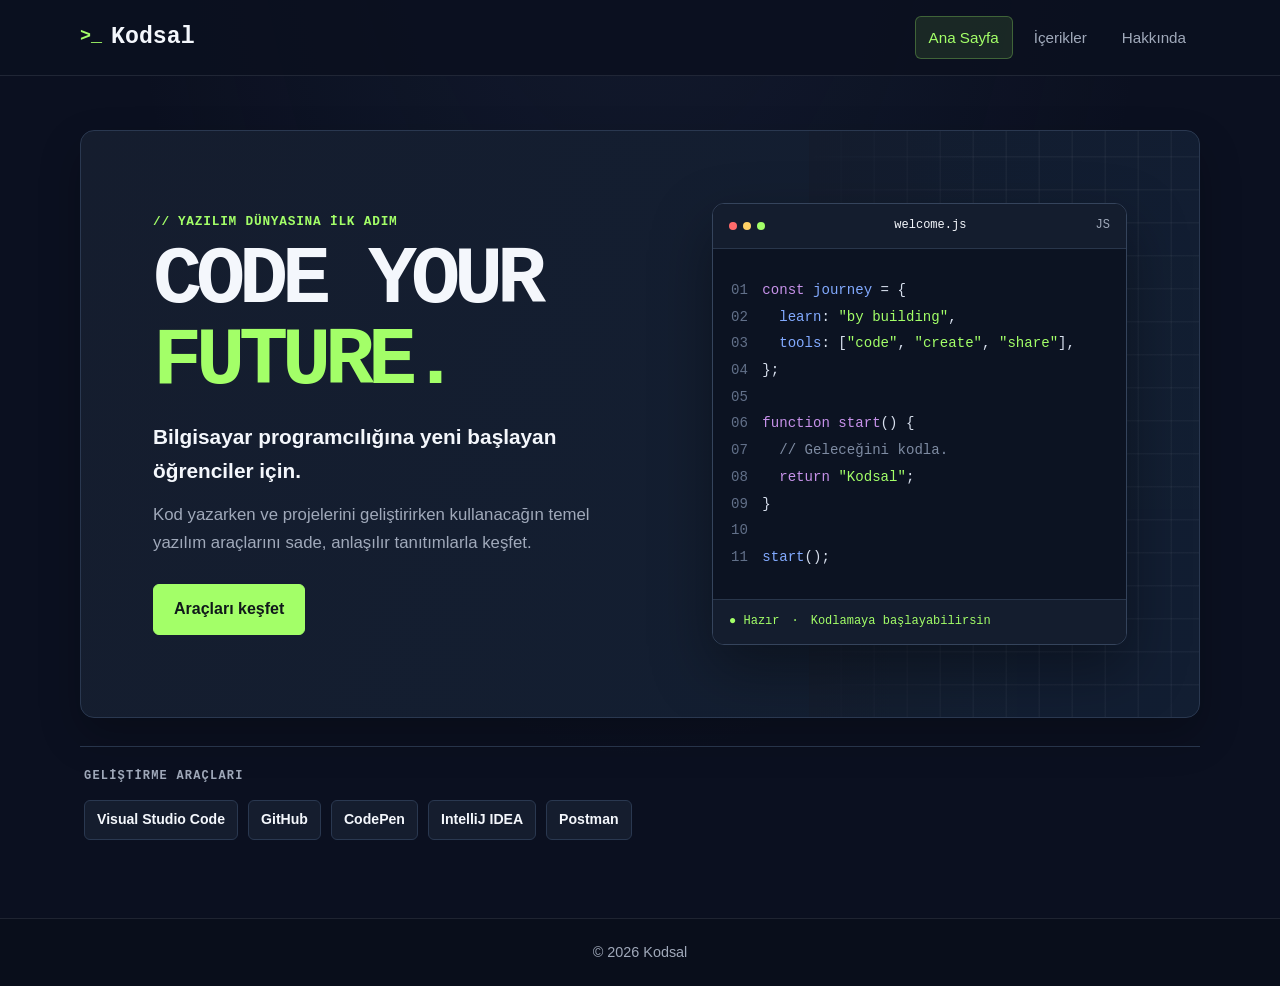
<file: index.html>
<!DOCTYPE html>
<html lang="tr">
<head>
	<meta charset="UTF-8">
	<meta name="viewport" content="width=device-width, initial-scale=1.0">
	<meta name="description" content="Kodsal, bilgisayar programcılığına yeni başlayan öğrenciler için yazılım araçlarını tanıtan bir rehberdir.">
	<title>Kodsal | Yazılım Araçlarına Başlangıç</title>
	<link rel="stylesheet" href="style.css">
	<style>
		/* Ana sayfaya özel hero ve editör düzeni */
		.home-hero {
			display: grid;
			grid-template-columns: minmax(0, 1.08fr) minmax(320px, 0.92fr);
			align-items: center;
			gap: clamp(32px, 6vw, 72px);
			min-height: 540px;
			padding: clamp(34px, 6vw, 72px);
		}

		.home-hero::after {
			content: none;
		}

		.hero-copy,
		.terminal-window {
			min-width: 0;
		}

		.hero-copy h1 {
			max-width: 600px;
			margin: 8px 0 18px;
			color: var(--text);
			font-family: Consolas, "Courier New", monospace;
			font-size: clamp(3rem, 6.4vw, 5.2rem);
			font-weight: 800;
			letter-spacing: -0.075em;
			line-height: 0.99;
			overflow-wrap: anywhere;
		}

		.hero-copy h1 span {
			color: var(--accent);
		}

		.hero-copy .intro-description {
			max-width: 490px;
			margin-bottom: 28px;
		}

		.terminal-window {
			overflow: hidden;
			margin: 0;
			border: 1px solid #35445c;
			border-radius: 12px;
			background: #0c1322;
			box-shadow: 0 24px 60px rgba(0, 0, 0, 0.36);
		}

		.terminal-topbar,
		.terminal-status {
			display: flex;
			align-items: center;
			justify-content: space-between;
			gap: 12px;
			padding: 12px 16px;
			background: #141d2e;
			color: var(--muted);
			font-family: Consolas, "Courier New", monospace;
			font-size: 0.75rem;
		}

		.terminal-topbar {
			border-bottom: 1px solid #29364b;
		}

		.terminal-dots {
			display: inline-flex;
			gap: 6px;
		}

		.terminal-dots span {
			width: 8px;
			height: 8px;
			border-radius: 50%;
			background: #526078;
		}

		.terminal-dots span:first-child {
			background: #ff6b6b;
		}

		.terminal-dots span:nth-child(2) {
			background: #ffd166;
		}

		.terminal-dots span:nth-child(3) {
			background: var(--accent);
		}

		.terminal-file {
			color: var(--text);
		}

		.terminal-window pre {
			overflow-wrap: anywhere;
			margin: 0;
			padding: clamp(18px, 3vw, 28px) 18px;
			color: #d7dfed;
			font-family: Consolas, "Courier New", monospace;
			font-size: clamp(0.7rem, 1.25vw, 0.88rem);
			line-height: 1.9;
			white-space: pre-wrap;
		}

		.code-line {
			display: block;
		}

		.line-number {
			display: inline-block;
			width: 2.5ch;
			margin-right: 1.2ch;
			color: #627089;
			user-select: none;
		}

		.code-keyword,
		.code-function {
			color: #c792ea;
		}

		.code-variable {
			color: #82aaff;
		}

		.code-string {
			color: var(--accent);
		}

		.code-comment {
			color: #7e8ba2;
		}

		.terminal-status {
			justify-content: flex-start;
			border-top: 1px solid #29364b;
			color: var(--accent);
		}

		.technology-strip {
			margin-top: 28px;
			padding: 20px 4px 0;
			border-top: 1px solid var(--line);
		}

		.technology-strip h2 {
			margin: 0 0 14px;
			color: var(--muted);
			font-family: Consolas, "Courier New", monospace;
			font-size: 0.75rem;
			font-weight: 700;
			letter-spacing: 0.1em;
			text-transform: uppercase;
		}

		.technology-list {
			display: flex;
			flex-wrap: wrap;
			gap: 10px;
			margin: 0;
			padding: 0;
			list-style: none;
		}

		.technology-list li {
			padding: 7px 12px;
			border: 1px solid var(--line);
			border-radius: 6px;
			background: var(--surface);
			color: var(--text);
			font-size: 0.88rem;
			font-weight: 600;
		}

		@media (max-width: 760px) {
			.home-hero {
				grid-template-columns: minmax(0, 1fr);
				gap: 36px;
				min-height: 0;
				padding: clamp(30px, 8vw, 54px);
			}

			.hero-copy h1 {
				font-size: clamp(3.1rem, 12vw, 4.5rem);
			}
		}

		@media (max-width: 420px) {
			.home-hero {
				padding: 28px 20px;
			}

			.terminal-window pre {
				padding: 18px 12px;
				font-size: 0.7rem;
			}

			.terminal-topbar,
			.terminal-status {
				padding-right: 12px;
				padding-left: 12px;
			}
		}
	</style>
	<script src="script.js" defer></script>
</head>
<body>
	<header class="site-header">
		<a class="site-logo" href="index.html" aria-label="Kodsal ana sayfa">Kodsal</a>
		<nav class="site-nav" aria-label="Ana gezinme">
			<ul>
				<li><a href="index.html" aria-current="page">Ana Sayfa</a></li>
				<li><a href="icerikler.html">İçerikler</a></li>
				<li><a href="hakkinda.html">Hakkında</a></li>
			</ul>
		</nav>
	</header>

	<main>
		<section class="intro home-hero" aria-labelledby="intro-title">
			<div class="hero-copy">
				<p class="eyebrow">Yazılım dünyasına ilk adım</p>
				<h1 id="intro-title">CODE YOUR <span>FUTURE.</span></h1>
				<p class="intro-audience">Bilgisayar programcılığına yeni başlayan öğrenciler için.</p>
				<p class="intro-description">
					Kod yazarken ve projelerini geliştirirken kullanacağın temel yazılım araçlarını
					sade, anlaşılır tanıtımlarla keşfet.
				</p>
				<a class="primary-link" href="icerikler.html">Araçları keşfet</a>
			</div>

			<figure class="terminal-window" aria-labelledby="terminal-file-name">
				<div class="terminal-topbar">
					<span class="terminal-dots" aria-hidden="true">
						<span></span><span></span><span></span>
					</span>
					<span class="terminal-file" id="terminal-file-name">welcome.js</span>
					<span aria-hidden="true">JS</span>
				</div>
				<pre aria-label="Kodsal tanıtım kodu"><code><span class="code-line"><span class="line-number" aria-hidden="true">01</span><span class="code-keyword">const</span> <span class="code-variable">journey</span> = {</span><span class="code-line"><span class="line-number" aria-hidden="true">02</span>  <span class="code-variable">learn</span>: <span class="code-string">"by building"</span>,</span><span class="code-line"><span class="line-number" aria-hidden="true">03</span>  <span class="code-variable">tools</span>: [<span class="code-string">"code"</span>, <span class="code-string">"create"</span>, <span class="code-string">"share"</span>],</span><span class="code-line"><span class="line-number" aria-hidden="true">04</span>};</span><span class="code-line"><span class="line-number" aria-hidden="true">05</span></span><span class="code-line"><span class="line-number" aria-hidden="true">06</span><span class="code-keyword">function</span> <span class="code-function">start</span>() {</span><span class="code-line"><span class="line-number" aria-hidden="true">07</span>  <span class="code-comment">// Geleceğini kodla.</span></span><span class="code-line"><span class="line-number" aria-hidden="true">08</span>  <span class="code-keyword">return</span> <span class="code-string">"Kodsal"</span>;</span><span class="code-line"><span class="line-number" aria-hidden="true">09</span>}</span><span class="code-line"><span class="line-number" aria-hidden="true">10</span></span><span class="code-line"><span class="line-number" aria-hidden="true">11</span><span class="code-variable">start</span>();</span></code></pre>
				<figcaption class="terminal-status">● Hazır <span aria-hidden="true">·</span> Kodlamaya başlayabilirsin</figcaption>
			</figure>
		</section>

		<section class="technology-strip" aria-labelledby="technology-title">
			<h2 id="technology-title">Geliştirme araçları</h2>
			<ul class="technology-list">
				<li>Visual Studio Code</li>
				<li>GitHub</li>
				<li>CodePen</li>
				<li>IntelliJ IDEA</li>
				<li>Postman</li>
			</ul>
		</section>
	</main>

	<footer class="site-footer">
		<p>&copy; 2026 Kodsal</p>
	</footer>
</body>
</html>
</file>
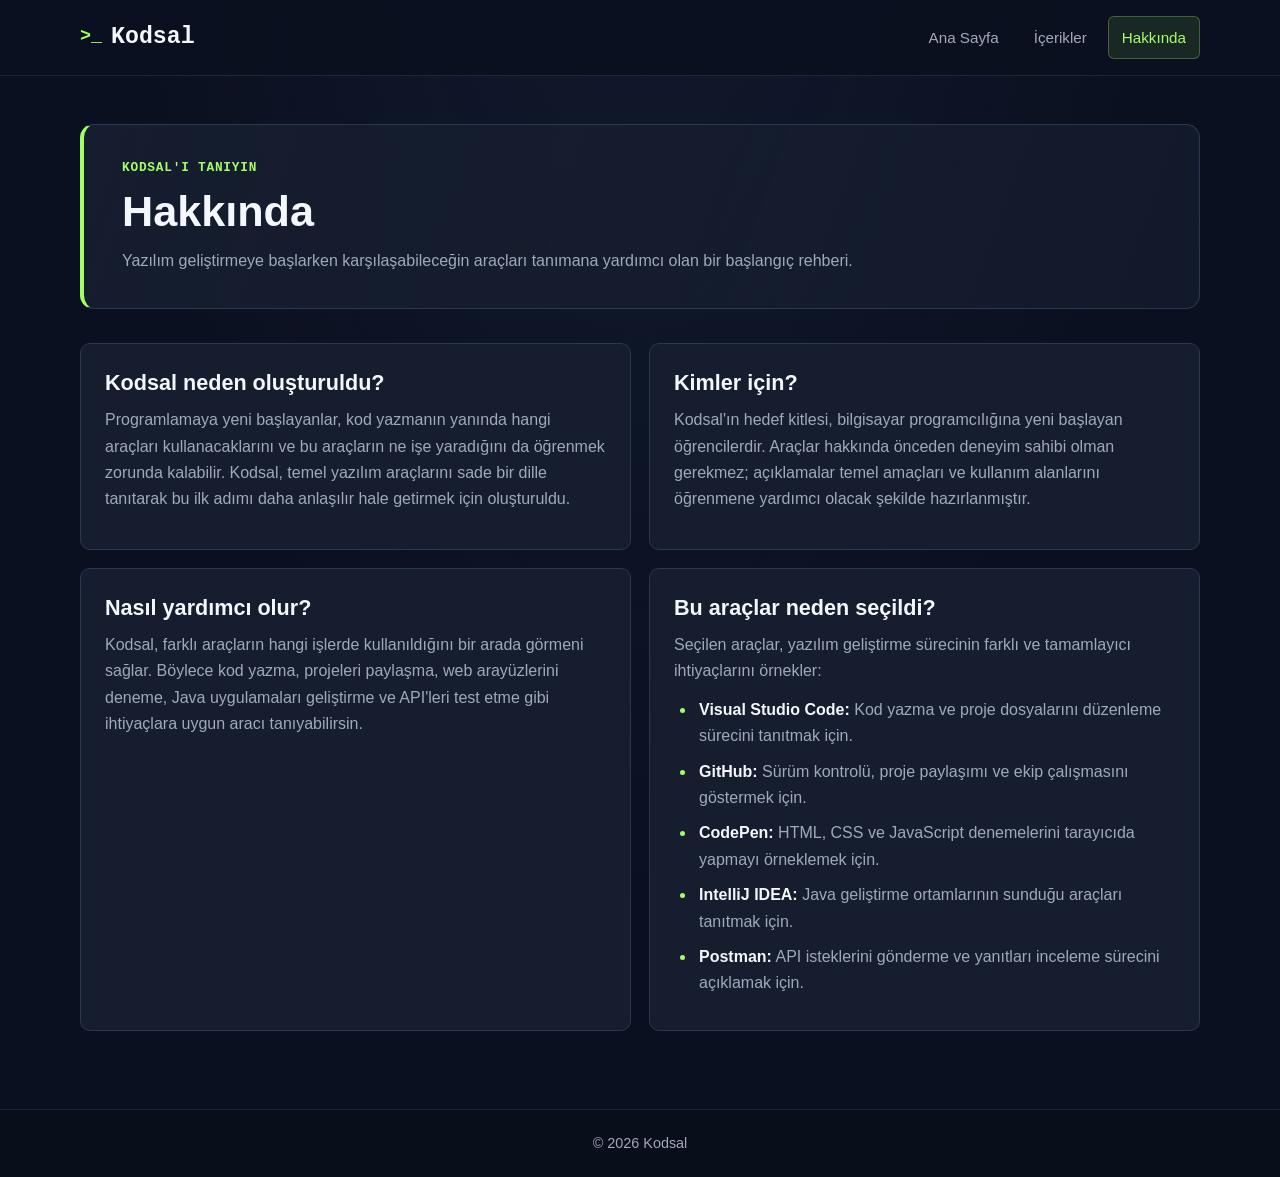
<file: hakkinda.html>
<!DOCTYPE html>
<html lang="tr">
<head>
	<meta charset="UTF-8">
	<meta name="viewport" content="width=device-width, initial-scale=1.0">
	<meta name="description" content="Kodsal projesinin amacı, hedef kitlesi ve tanıttığı yazılım araçlarının seçilme nedenleri.">
	<title>Hakkında | Kodsal</title>
	<link rel="stylesheet" href="style.css">
	<script src="script.js" defer></script>
</head>
<body>
	<header class="site-header">
		<a class="site-logo" href="index.html" aria-label="Kodsal ana sayfa">Kodsal</a>
		<nav class="site-nav" aria-label="Ana gezinme">
			<ul>
				<li><a href="index.html">Ana Sayfa</a></li>
				<li><a href="icerikler.html">İçerikler</a></li>
				<li><a href="hakkinda.html" aria-current="page">Hakkında</a></li>
			</ul>
		</nav>
	</header>

	<main>
		<section class="page-intro" aria-labelledby="page-title">
			<p class="eyebrow">Kodsal'ı tanıyın</p>
			<h1 id="page-title">Hakkında</h1>
			<p>Yazılım geliştirmeye başlarken karşılaşabileceğin araçları tanımana yardımcı olan bir başlangıç rehberi.</p>
		</section>

		<div class="about-content">
			<section class="about-section" aria-labelledby="purpose-title">
				<h2 id="purpose-title">Kodsal neden oluşturuldu?</h2>
				<p>Programlamaya yeni başlayanlar, kod yazmanın yanında hangi araçları kullanacaklarını ve bu araçların ne işe yaradığını da öğrenmek zorunda kalabilir. Kodsal, temel yazılım araçlarını sade bir dille tanıtarak bu ilk adımı daha anlaşılır hale getirmek için oluşturuldu.</p>
			</section>

			<section class="about-section" aria-labelledby="audience-title">
				<h2 id="audience-title">Kimler için?</h2>
				<p>Kodsal'ın hedef kitlesi, bilgisayar programcılığına yeni başlayan öğrencilerdir. Araçlar hakkında önceden deneyim sahibi olman gerekmez; açıklamalar temel amaçları ve kullanım alanlarını öğrenmene yardımcı olacak şekilde hazırlanmıştır.</p>
			</section>

			<section class="about-section" aria-labelledby="help-title">
				<h2 id="help-title">Nasıl yardımcı olur?</h2>
				<p>Kodsal, farklı araçların hangi işlerde kullanıldığını bir arada görmeni sağlar. Böylece kod yazma, projeleri paylaşma, web arayüzlerini deneme, Java uygulamaları geliştirme ve API'leri test etme gibi ihtiyaçlara uygun aracı tanıyabilirsin.</p>
			</section>

			<section class="about-section" aria-labelledby="tools-title">
				<h2 id="tools-title">Bu araçlar neden seçildi?</h2>
				<p>Seçilen araçlar, yazılım geliştirme sürecinin farklı ve tamamlayıcı ihtiyaçlarını örnekler:</p>
				<ul class="tool-reasons">
					<li><strong>Visual Studio Code:</strong> Kod yazma ve proje dosyalarını düzenleme sürecini tanıtmak için.</li>
					<li><strong>GitHub:</strong> Sürüm kontrolü, proje paylaşımı ve ekip çalışmasını göstermek için.</li>
					<li><strong>CodePen:</strong> HTML, CSS ve JavaScript denemelerini tarayıcıda yapmayı örneklemek için.</li>
					<li><strong>IntelliJ IDEA:</strong> Java geliştirme ortamlarının sunduğu araçları tanıtmak için.</li>
					<li><strong>Postman:</strong> API isteklerini gönderme ve yanıtları inceleme sürecini açıklamak için.</li>
				</ul>
			</section>
		</div>
	</main>

	<footer class="site-footer">
		<p>&copy; 2026 Kodsal</p>
	</footer>
</body>
</html>
</file>
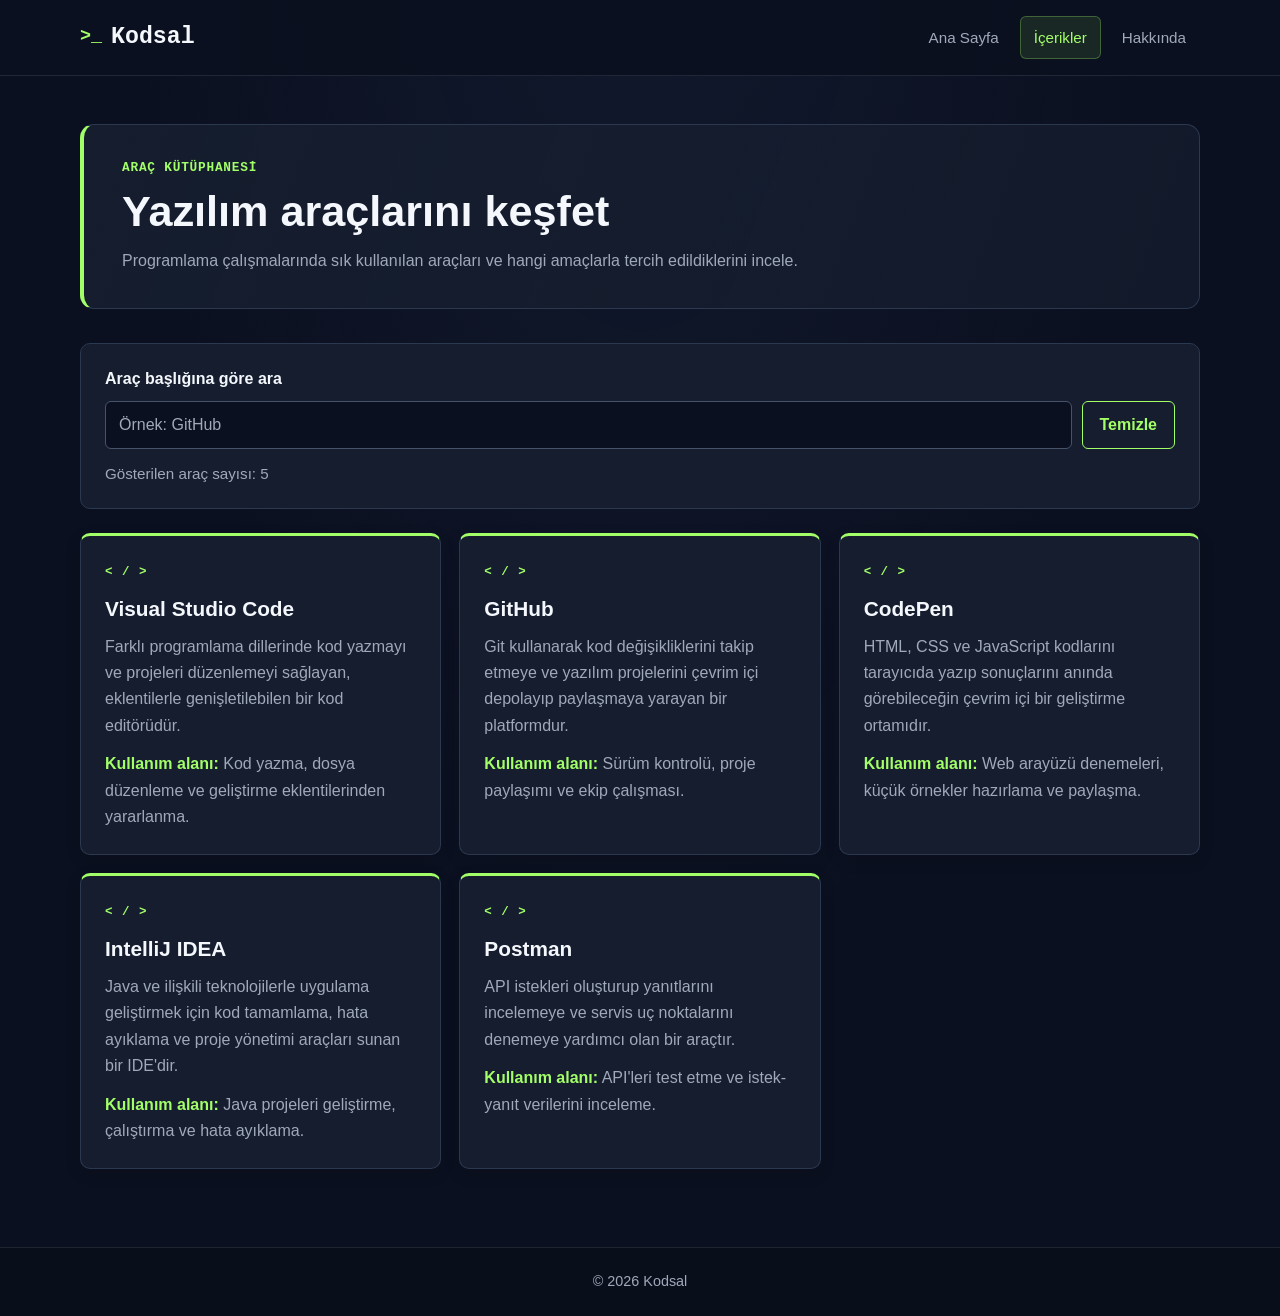
<file: icerikler.html>
<!DOCTYPE html>
<html lang="tr">
<head>
	<meta charset="UTF-8">
	<meta name="viewport" content="width=device-width, initial-scale=1.0">
	<meta name="description" content="Kodsal'da yeni başlayanlar için Visual Studio Code, GitHub, CodePen, IntelliJ IDEA ve Postman araçlarını keşfet.">
	<title>İçerikler | Kodsal</title>
	<link rel="stylesheet" href="style.css">
	<script src="script.js" defer></script>
</head>
<body>
	<header class="site-header">
		<a class="site-logo" href="index.html" aria-label="Kodsal ana sayfa">Kodsal</a>
		<nav class="site-nav" aria-label="Ana gezinme">
			<ul>
				<li><a href="index.html">Ana Sayfa</a></li>
				<li><a href="icerikler.html" aria-current="page">İçerikler</a></li>
				<li><a href="hakkinda.html">Hakkında</a></li>
			</ul>
		</nav>
	</header>

	<main>
		<section class="page-intro" aria-labelledby="page-title">
			<p class="eyebrow">Araç kütüphanesi</p>
			<h1 id="page-title">Yazılım araçlarını keşfet</h1>
			<p>Programlama çalışmalarında sık kullanılan araçları ve hangi amaçlarla tercih edildiklerini incele.</p>
		</section>

		<section class="tools-section" aria-label="Yazılım aracı içerikleri">
			<div class="search-panel">
				<label for="tool-search">Araç başlığına göre ara</label>
				<div class="search-controls">
					<input
						type="search"
						id="tool-search"
						name="tool-search"
						placeholder="Örnek: GitHub"
						autocomplete="off"
						aria-controls="tool-list"
					>
					<button type="button" id="clear-search">Temizle</button>
				</div>
				<p id="result-count" role="status" aria-live="polite">5 araç gösteriliyor.</p>
				<p id="no-results" role="status" hidden>Aramanızla eşleşen araç bulunamadı.</p>
			</div>

			<div class="tool-grid" id="tool-list">
				<article class="tool-card" id="visual-studio-code">
					<h2>Visual Studio Code</h2>
					<p>Farklı programlama dillerinde kod yazmayı ve projeleri düzenlemeyi sağlayan, eklentilerle genişletilebilen bir kod editörüdür.</p>
					<p><strong>Kullanım alanı:</strong> Kod yazma, dosya düzenleme ve geliştirme eklentilerinden yararlanma.</p>
				</article>

				<article class="tool-card" id="github">
					<h2>GitHub</h2>
					<p>Git kullanarak kod değişikliklerini takip etmeye ve yazılım projelerini çevrim içi depolayıp paylaşmaya yarayan bir platformdur.</p>
					<p><strong>Kullanım alanı:</strong> Sürüm kontrolü, proje paylaşımı ve ekip çalışması.</p>
				</article>

				<article class="tool-card" id="codepen">
					<h2>CodePen</h2>
					<p>HTML, CSS ve JavaScript kodlarını tarayıcıda yazıp sonuçlarını anında görebileceğin çevrim içi bir geliştirme ortamıdır.</p>
					<p><strong>Kullanım alanı:</strong> Web arayüzü denemeleri, küçük örnekler hazırlama ve paylaşma.</p>
				</article>

				<article class="tool-card" id="intellij-idea">
					<h2>IntelliJ IDEA</h2>
					<p>Java ve ilişkili teknolojilerle uygulama geliştirmek için kod tamamlama, hata ayıklama ve proje yönetimi araçları sunan bir IDE'dir.</p>
					<p><strong>Kullanım alanı:</strong> Java projeleri geliştirme, çalıştırma ve hata ayıklama.</p>
				</article>

				<article class="tool-card" id="postman">
					<h2>Postman</h2>
					<p>API istekleri oluşturup yanıtlarını incelemeye ve servis uç noktalarını denemeye yardımcı olan bir araçtır.</p>
					<p><strong>Kullanım alanı:</strong> API'leri test etme ve istek-yanıt verilerini inceleme.</p>
				</article>
			</div>
		</section>
	</main>

	<footer class="site-footer">
		<p>&copy; 2026 Kodsal</p>
	</footer>
</body>
</html>
</file>
<file: style.css>
/* Dark Developer palette and shared foundations */
:root {
	color-scheme: dark;
	--background: #0b1020;
	--surface: #151d2e;
	--surface-raised: #1b263b;
	--accent: #a3ff68;
	--text: #f4f7fc;
	--muted: #a0a9ba;
	--line: #2a3850;
	--shadow: 0 18px 42px rgba(0, 0, 0, 0.24);
}

*,
*::before,
*::after {
	box-sizing: border-box;
}

html {
	min-width: 320px;
	background: var(--background);
	scroll-behavior: smooth;
}

body {
	display: flex;
	min-width: 320px;
	min-height: 100vh;
	flex-direction: column;
	margin: 0;
	background:
		radial-gradient(ellipse at 50% -25%, rgba(52, 75, 113, 0.18), transparent 58%),
		var(--background);
	color: var(--text);
	font-family: "Segoe UI", "Avenir Next", sans-serif;
	font-size: 1rem;
	line-height: 1.65;
}

a {
	color: inherit;
}

button,
input {
	font: inherit;
}

button,
a,
input {
	-webkit-tap-highlight-color: transparent;
}

:focus-visible {
	outline: 3px solid var(--accent);
	outline-offset: 4px;
}

/* Terminal-inspired header and clear current-page navigation */
.site-header {
	position: relative;
	z-index: 1;
	display: flex;
	min-height: 76px;
	align-items: center;
	justify-content: space-between;
	gap: 24px;
	padding: 14px max(24px, calc((100% - 1120px) / 2));
	border-bottom: 1px solid rgba(160, 169, 186, 0.14);
	background: rgba(11, 16, 32, 0.96);
	color: var(--text);
}

.site-logo {
	display: inline-flex;
	flex: 0 0 auto;
	align-items: center;
	gap: 9px;
	color: var(--text);
	font-family: Consolas, "Courier New", monospace;
	font-size: 1.45rem;
	font-weight: 800;
	line-height: 1.2;
	text-decoration: none;
}

.site-logo::before {
	color: var(--accent);
	content: ">_";
	font-size: 1.15rem;
}

.site-nav ul {
	display: flex;
	flex-wrap: wrap;
	align-items: center;
	gap: 7px;
	margin: 0;
	padding: 0;
	list-style: none;
}

.site-nav a {
	display: block;
	padding: 8px 13px;
	border: 1px solid transparent;
	border-radius: 6px;
	color: var(--muted);
	font-size: 0.95rem;
	text-decoration: none;
	transition: color 160ms ease, background-color 160ms ease, border-color 160ms ease;
}

.site-nav a:hover {
	color: var(--text);
	background: rgba(160, 169, 186, 0.08);
}

.site-nav a[aria-current="page"] {
	border-color: rgba(163, 255, 104, 0.28);
	background: rgba(163, 255, 104, 0.1);
	color: var(--accent);
}

/* Shared page width and large home-page hero */
main {
	width: min(1120px, calc(100% - 48px));
	min-height: calc(100vh - 148px);
	flex: 1 0 auto;
	margin: 0 auto;
	padding: 48px 0 78px;
}

.intro,
.page-intro {
	border: 1px solid var(--line);
	border-radius: 14px;
}

.intro {
	position: relative;
	isolation: isolate;
	overflow: hidden;
	display: flex;
	min-height: 480px;
	flex-direction: column;
	align-items: flex-start;
	justify-content: center;
	margin-top: 6px;
	padding: 68px clamp(28px, 7vw, 82px);
	background:
		linear-gradient(112deg, rgba(21, 29, 46, 0.98), rgba(18, 31, 51, 0.94)),
		var(--surface);
	box-shadow: var(--shadow);
}

.intro::before {
	position: absolute;
	z-index: -1;
	top: 0;
	right: 0;
	width: min(44%, 390px);
	height: 100%;
	background:
		linear-gradient(90deg, var(--surface), transparent 45%),
		repeating-linear-gradient(0deg, transparent 0 31px, rgba(160, 169, 186, 0.08) 32px 33px),
		repeating-linear-gradient(90deg, transparent 0 31px, rgba(160, 169, 186, 0.08) 32px 33px);
	content: "";
	opacity: 0.78;
	pointer-events: none;
}

.intro::after {
	position: absolute;
	right: 34px;
	bottom: 26px;
	color: rgba(163, 255, 104, 0.18);
	content: "{ }";
	font-family: Consolas, "Courier New", monospace;
	font-size: clamp(3rem, 8vw, 6rem);
	font-weight: 700;
	line-height: 1;
	pointer-events: none;
}

.intro h1 {
	max-width: 100%;
	margin: 4px 0 12px;
	color: var(--text);
	font-family: Consolas, "Courier New", monospace;
	font-size: clamp(3.2rem, 8vw, 5.5rem);
	font-weight: 800;
	letter-spacing: -0.07em;
	line-height: 1.05;
	overflow-wrap: anywhere;
}

.eyebrow {
	margin: 0 0 9px;
	color: var(--accent);
	font-family: Consolas, "Courier New", monospace;
	font-size: 0.8rem;
	font-weight: 700;
	line-height: 1.4;
	letter-spacing: 0.06em;
	text-transform: uppercase;
}

.intro .eyebrow::before {
	margin-right: 8px;
	color: var(--accent);
	content: "//";
}

.intro-audience {
	max-width: 650px;
	margin: 0 0 12px;
	color: var(--text);
	font-size: clamp(1.1rem, 2.5vw, 1.3rem);
	font-weight: 700;
}

.intro-description {
	max-width: 570px;
	margin: 0 0 30px;
	color: var(--muted);
	font-size: 1.05rem;
}

.primary-link {
	position: relative;
	z-index: 1;
	display: inline-flex;
	min-height: 48px;
	align-items: center;
	justify-content: center;
	padding: 11px 20px;
	border: 1px solid var(--accent);
	border-radius: 6px;
	background: var(--accent);
	color: #10191a;
	font-weight: 800;
	text-decoration: none;
	transition: background-color 160ms ease, color 160ms ease, transform 160ms ease, box-shadow 160ms ease;
}

.primary-link:hover {
	transform: translateY(-2px);
	background: transparent;
	box-shadow: 0 0 24px rgba(163, 255, 104, 0.16);
	color: var(--accent);
}

/* Secondary-page headings and their accent rule */
.page-intro {
	margin: 0 0 34px;
	padding: 34px 38px;
	border-left: 4px solid var(--accent);
	background: linear-gradient(110deg, var(--surface), rgba(21, 29, 46, 0.72));
}

.page-intro h1 {
	max-width: 100%;
	margin: 0 0 10px;
	color: var(--text);
	font-size: clamp(2rem, 5vw, 2.7rem);
	line-height: 1.2;
	overflow-wrap: anywhere;
}

.page-intro > p:last-child {
	max-width: 760px;
	margin: 0;
	color: var(--muted);
}

/* Search controls and tool catalog cards */
.tools-section {
	margin-top: 34px;
}

.search-panel {
	margin-bottom: 24px;
	padding: 22px 24px;
	border: 1px solid var(--line);
	border-radius: 10px;
	background: var(--surface);
}

.search-panel label {
	display: block;
	margin-bottom: 8px;
	color: var(--text);
	font-weight: 700;
}

.search-controls {
	display: flex;
	align-items: stretch;
	gap: 10px;
}

.search-controls input {
	width: 100%;
	min-width: 0;
	min-height: 48px;
	padding: 10px 13px;
	border: 1px solid #46546b;
	border-radius: 6px;
	background: var(--background);
	color: var(--text);
}

.search-controls input::placeholder {
	color: var(--muted);
	opacity: 1;
}

.search-controls input:focus-visible {
	border-color: var(--accent);
}

.search-controls button {
	flex: 0 0 auto;
	min-height: 48px;
	padding: 10px 17px;
	border: 1px solid var(--accent);
	border-radius: 6px;
	background: transparent;
	color: var(--accent);
	cursor: pointer;
	font-weight: 700;
	transition: background-color 160ms ease, color 160ms ease;
}

.search-controls button:hover {
	background: var(--accent);
	color: #10191a;
}

#result-count,
#no-results {
	margin: 12px 0 0;
	color: var(--muted);
	font-size: 0.95rem;
}

#no-results {
	color: var(--text);
	font-weight: 700;
}

.tool-grid {
	display: grid;
	grid-template-columns: repeat(3, minmax(0, 1fr));
	gap: 18px;
}

.tool-card {
	position: relative;
	min-width: 0;
	padding: 26px 24px 24px;
	border: 1px solid var(--line);
	border-top: 3px solid var(--accent);
	border-radius: 10px;
	background: var(--surface);
	box-shadow: 0 5px 16px rgba(0, 0, 0, 0.12);
	transition: transform 170ms ease, box-shadow 170ms ease, border-color 170ms ease, background-color 170ms ease;
}

.tool-card::before {
	display: block;
	margin-bottom: 12px;
	color: var(--accent);
	content: "< / >";
	font-family: Consolas, "Courier New", monospace;
	font-size: 0.78rem;
	font-weight: 700;
	letter-spacing: 0.08em;
}

.tool-card:hover {
	transform: translateY(-4px);
	border-color: #3a4b64;
	border-top-color: var(--accent);
	background: var(--surface-raised);
	box-shadow: 0 15px 32px rgba(0, 0, 0, 0.26);
}

.tool-card h2 {
	margin: 0 0 12px;
	color: var(--text);
	font-size: 1.3rem;
	line-height: 1.3;
	overflow-wrap: anywhere;
}

.tool-card p {
	margin: 0 0 12px;
	color: var(--muted);
}

.tool-card p:last-child {
	margin-bottom: 0;
}

.tool-card strong {
	color: var(--accent);
}

/* About-page content in balanced, readable sections */
.about-content {
	display: grid;
	grid-template-columns: repeat(2, minmax(0, 1fr));
	gap: 18px;
}

.about-section {
	min-width: 0;
	padding: 24px;
	border: 1px solid var(--line);
	border-radius: 10px;
	background: var(--surface);
}

.about-section h2 {
	margin: 0 0 10px;
	color: var(--text);
	font-size: 1.35rem;
	line-height: 1.35;
}

.about-section p {
	margin: 0 0 12px;
	color: var(--muted);
}

.tool-reasons {
	margin: 10px 0 0;
	padding-left: 22px;
	color: var(--muted);
}

.tool-reasons li {
	margin: 0 0 9px;
	padding-left: 3px;
}

.tool-reasons li::marker {
	color: var(--accent);
}

.tool-reasons strong {
	color: var(--text);
}

/* Shared footer */
.site-footer {
	padding: 22px 24px;
	border-top: 1px solid rgba(160, 169, 186, 0.14);
	background: #090e1b;
	color: var(--muted);
	text-align: center;
}

.site-footer p {
	margin: 0;
	font-size: 0.9rem;
}

/* Tablet and mobile layouts */
@media (max-width: 820px) {
	.tool-grid {
		grid-template-columns: repeat(2, minmax(0, 1fr));
	}
}

@media (max-width: 620px) {
	.site-header {
		align-items: flex-start;
		flex-direction: column;
		gap: 10px;
		padding: 16px 20px;
	}

	.site-nav {
		width: 100%;
	}

	.site-nav ul {
		gap: 3px;
	}

	.site-nav a {
		padding: 8px 10px;
	}

	main {
		width: calc(100% - 32px);
		padding: 26px 0 54px;
	}

	.intro {
		min-height: 420px;
		margin-top: 0;
		padding: 44px 26px;
	}

	.intro::before {
		width: 70%;
		opacity: 0.42;
	}

	.intro::after {
		right: 18px;
		bottom: 18px;
	}

	.intro h1 {
		font-size: clamp(3rem, 15vw, 4.2rem);
	}

	.page-intro {
		margin-bottom: 26px;
		padding: 27px 22px;
	}

	.search-panel {
		padding: 18px;
	}

	.tool-grid,
	.about-content {
		grid-template-columns: minmax(0, 1fr);
	}
}

@media (max-width: 420px) {
	.search-controls {
		align-items: stretch;
		flex-direction: column;
	}

	.search-controls button {
		width: 100%;
	}

	.tool-card,
	.about-section {
		padding: 20px;
	}
}

/* Keep interaction and layout comfortable for reduced-motion preferences */
@media (prefers-reduced-motion: reduce) {
	*,
	*::before,
	*::after {
		scroll-behavior: auto !important;
		animation-duration: 0.01ms !important;
		animation-iteration-count: 1 !important;
		transition-duration: 0.01ms !important;
	}
}
</file>
